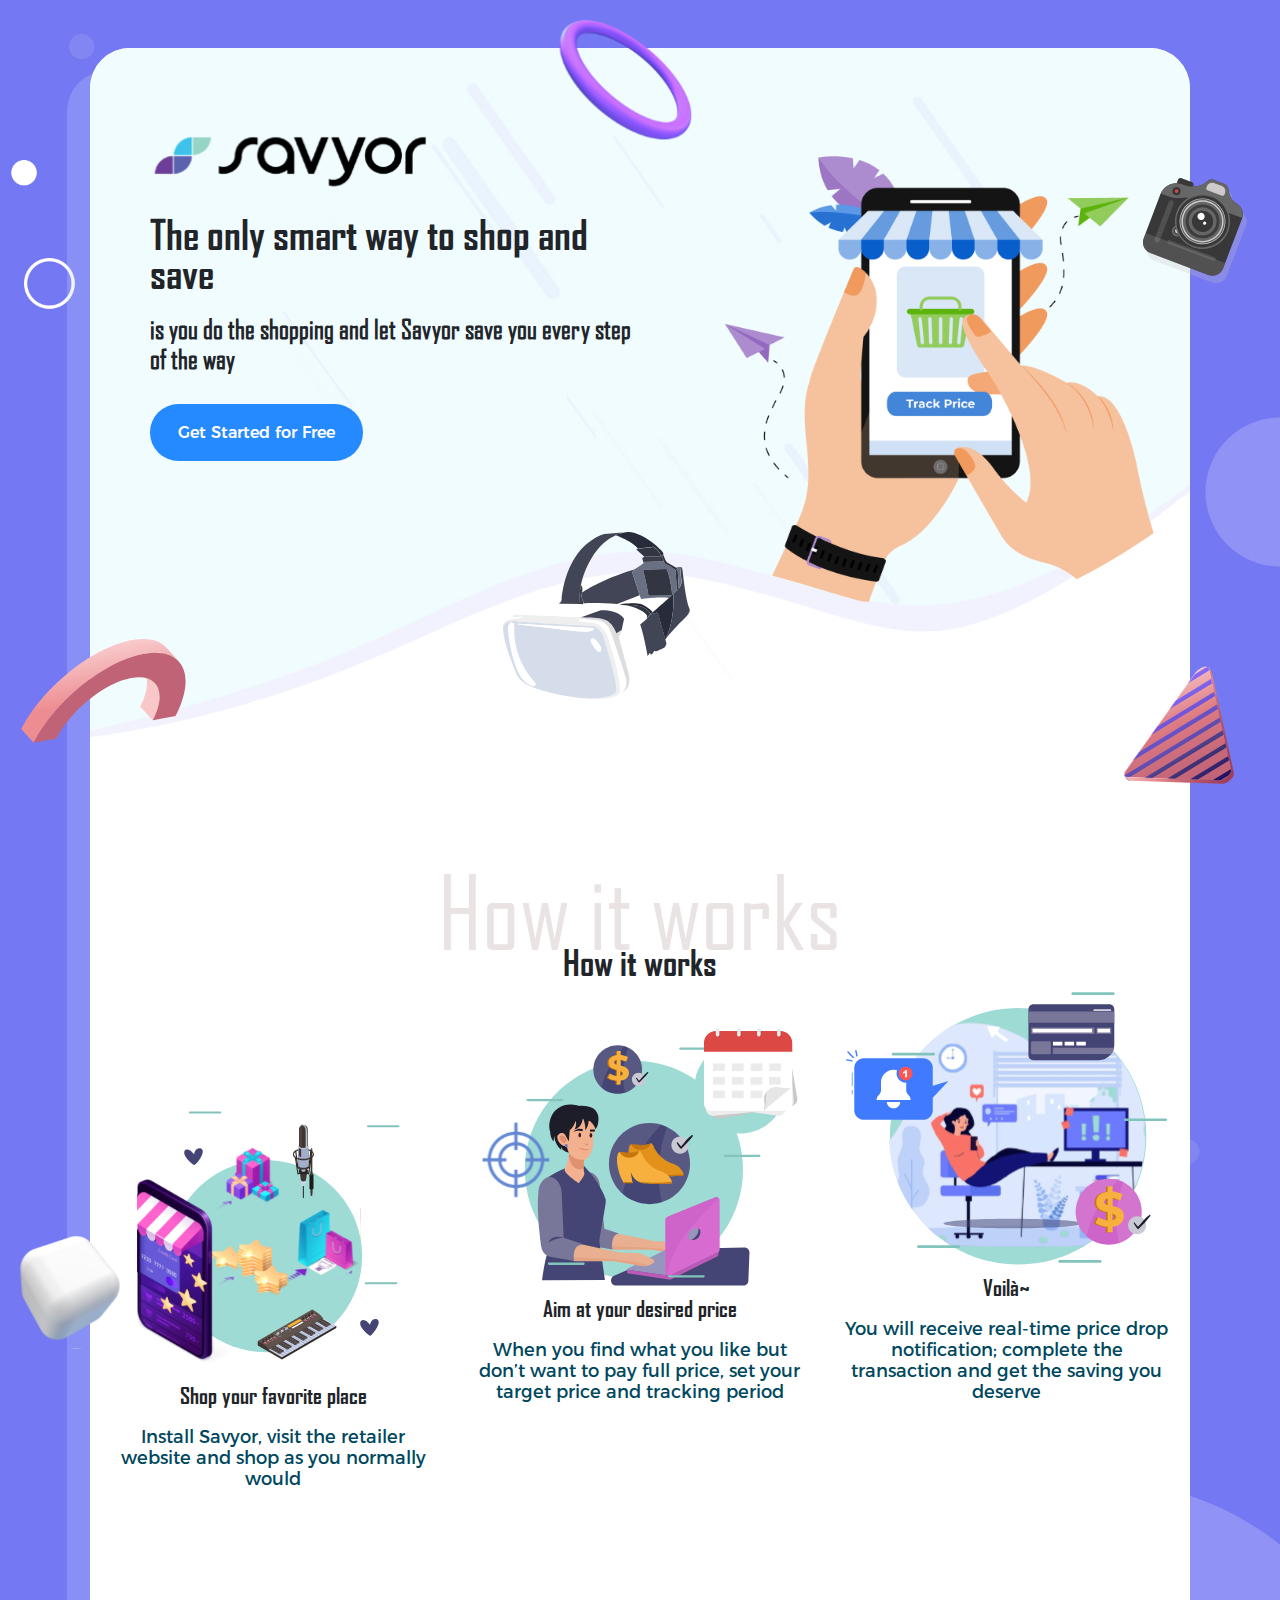
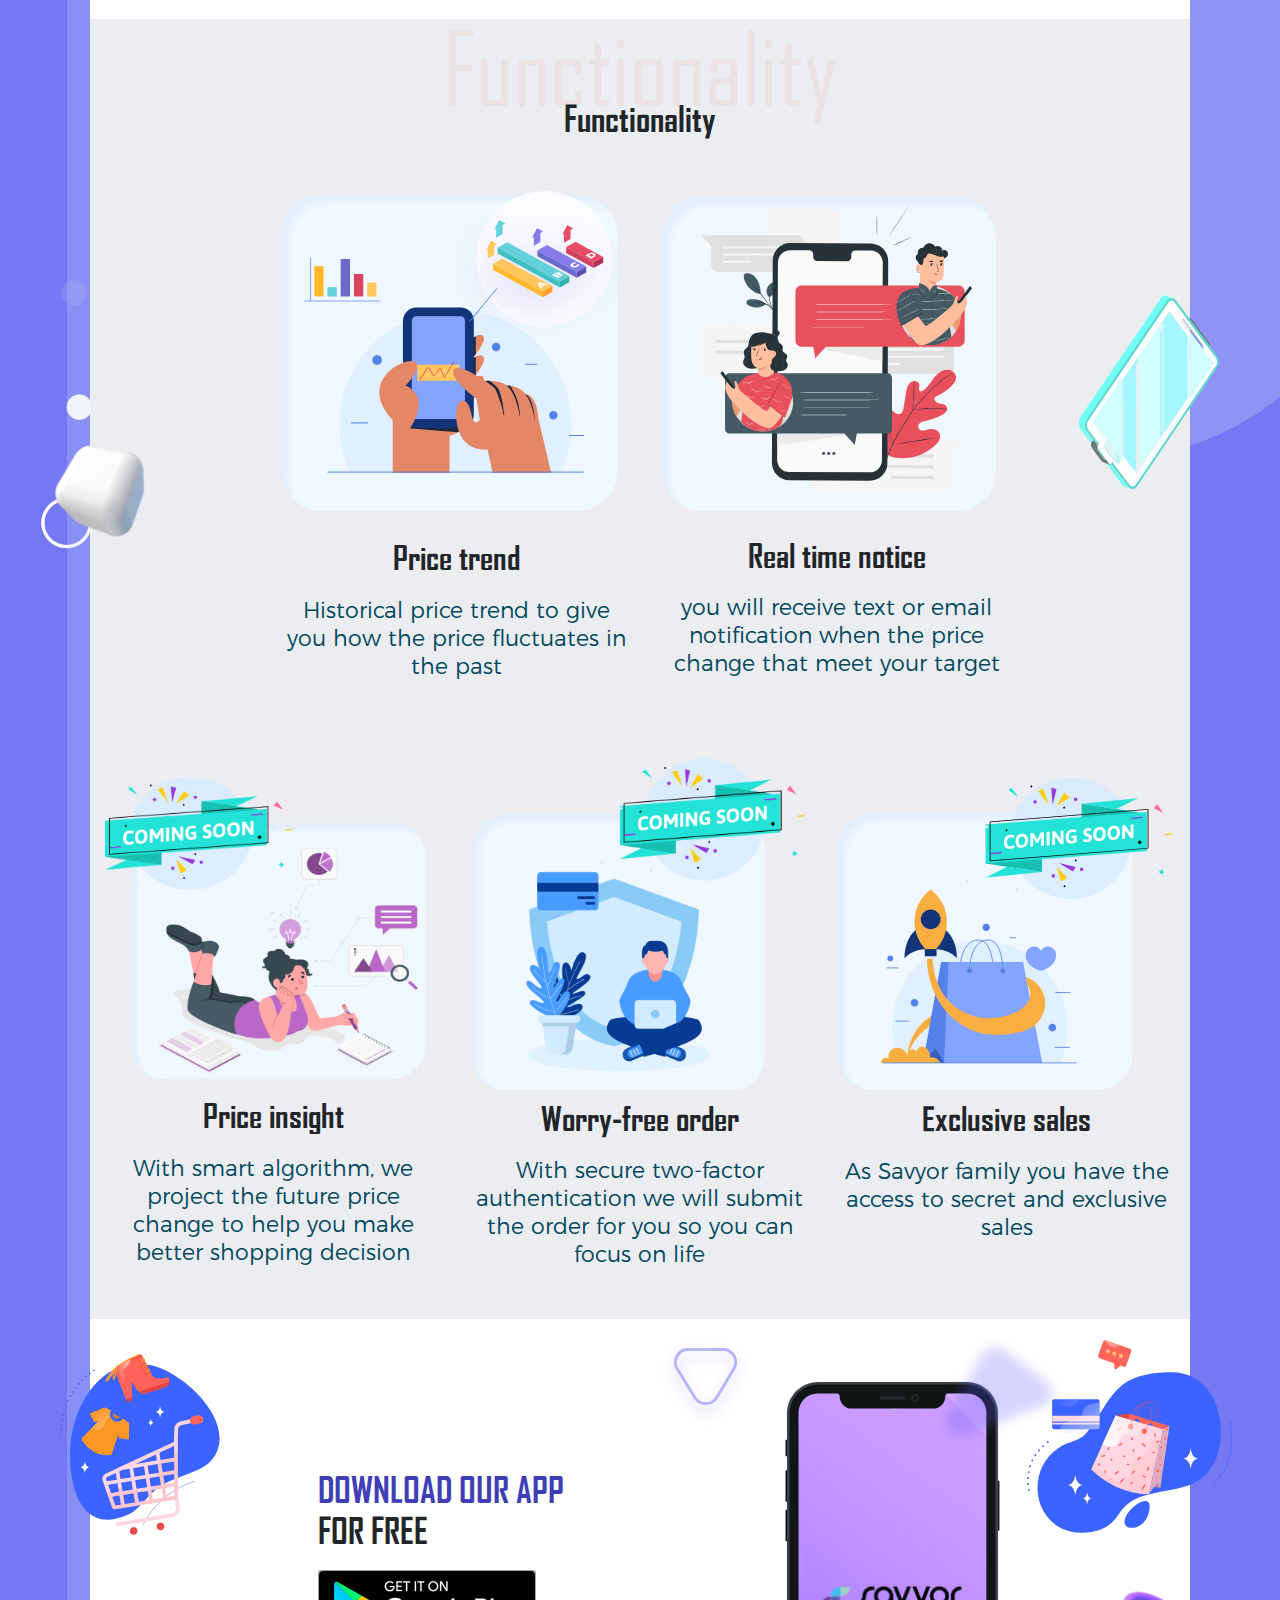
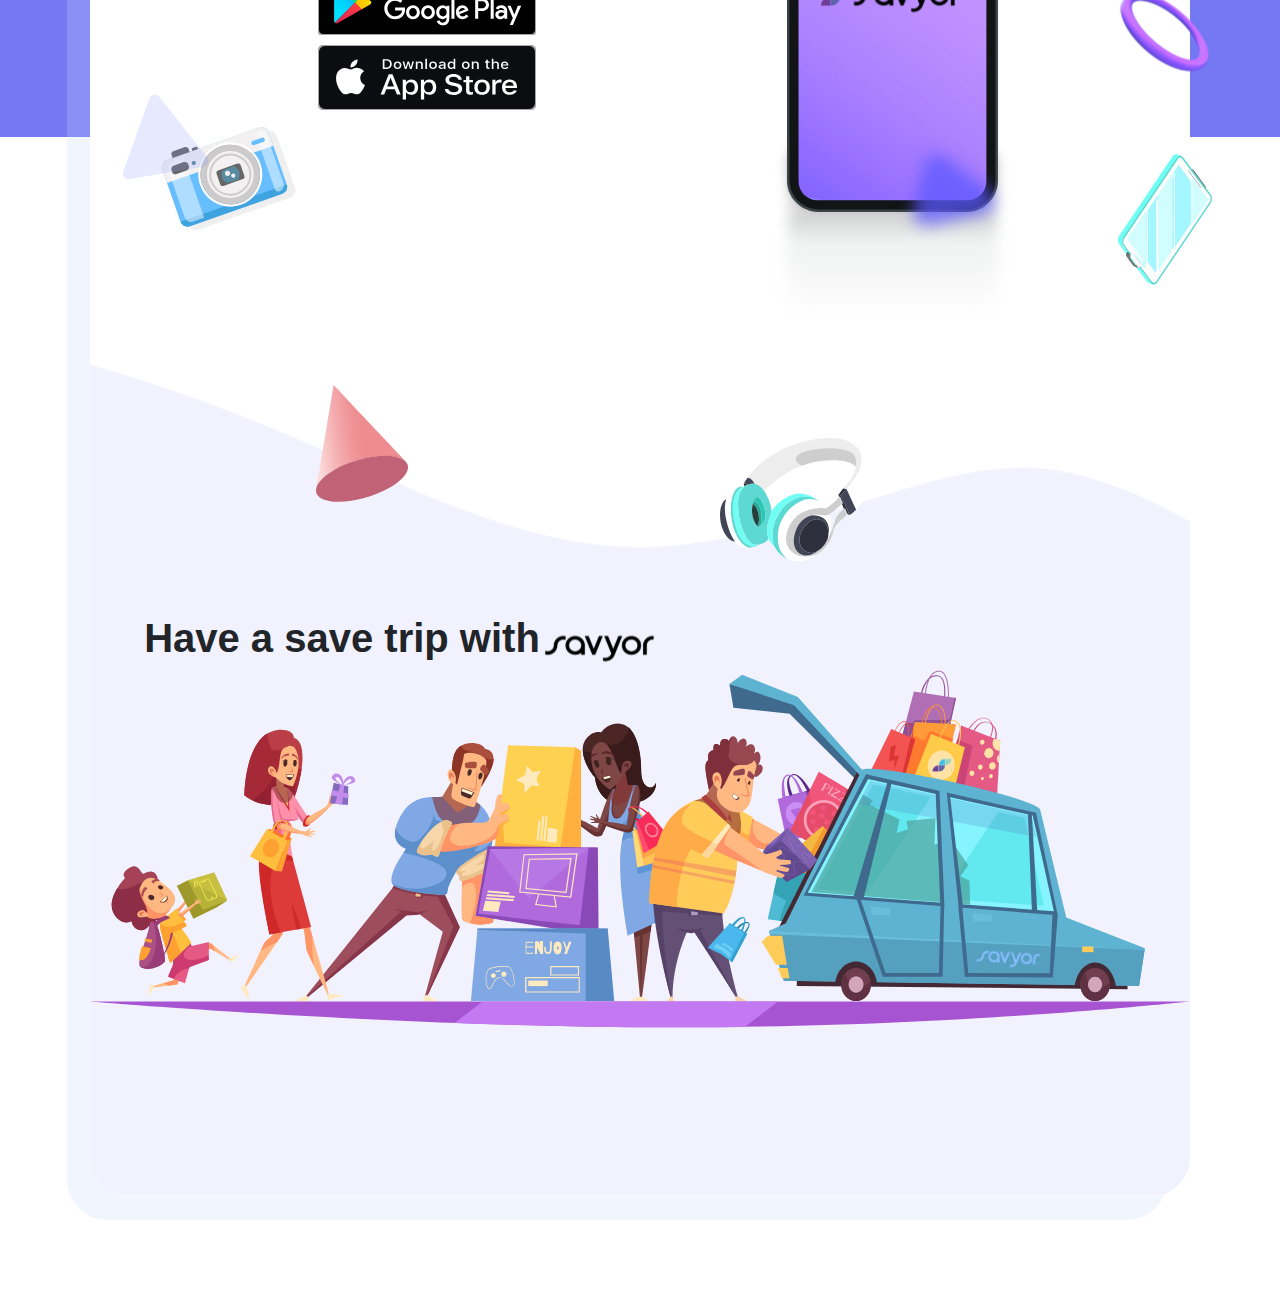
<file: index.html>
<!DOCTYPE html>
<html dir="ltr" lang="en">

<head>
	<title>savyor.co</title>
	<!-- Always force latest IE rendering engine or request Chrome Frame -->
	<meta http-equiv="X-UA-Compatible" content="IE=edge,chrome=1">
	<!-- meta character set -->
	<meta charset="UTF-8" />
	<!-- Mobile Specific Meta -->
	<meta name="viewport" content="width=device-width, initial-scale=1, shrink-to-fit=no">
	<!-- Meta Description, Keywords and Author -->
	<meta name="Keywords" content="">
	<meta name="author" content="">
	<meta name="Description" content="">

	<!-- Stylesheet
	================================================== -->
	<link rel="stylesheet" href="assets/css/style.css">

	<!-- Favicon
	================================================== -->
	<link class="falcon"rel="shortcut icon" href="assets/img/logo/faclon1.png" type="image/x-icon">
</head>

<body class="space-top">
	<section class="principal-section">

		<!-- strat hero 1-->
			<section class="hero1 py-5">
				<div class="container">
					<div class="row">
						<div class="col-6">
							<div class="text-hero1">
								<img class="logo-hero" src="assets/img/logo/image 17.svg">
								<h1>The only smart way to shop and save
								</h1>
								<h6>is you do the shopping and let Savyor save you every step of the way
								</h6>
								<div class="space-button">
									<a href="#download" class="button">Get Started for Free</a>
								</div>
							</div>
						</div>
						<div class="col-6">
							<div class="img-hero">
								<img class="hero-img" src="assets/img/hero_illustration/last-hero.png">
							</div>
						</div>
					</div>
			</section>

		<!-- end hero 1-->

		<!-- tart mini icons hero 1-->

				<img class="view-icon" src="assets/img/mini_illustration/XMLID 4.svg">
				<img class="minicircle-icon" src="assets/img/mini_illustration/Group.svg">
				<img class="camera-icon" src="assets/img/mini_illustration/camera.svg">
				<img class="minicircle2-icon" src="assets/img/mini_illustration/Image.svg">
				<img class="triangle-color-icon" src="assets/img/mini_illustration/triangle.svg">
		<!-- end mini icnons hero 1-->

		<!-- strat how is work-->
				<section class="how-it-work">
					<div class="container">
						<h1>How it works </h1>
						<h2>How it works </h2>
						<div class="row">
							<div class="col-xl-4 col-lg-4 col-md-6">
								<div class="part1">
									<img src="assets/img/hero_illustration/Group 13.svg">
									<h3>Shop your favorite place</h3>
									<p>Install Savyor, visit the retailer
									 website and shop as you normally would</p>
								</div>
							</div>
							<div class="col-xl-4 col-lg-4 col-md-6">
								<div class="part2">
									<img src="assets/img/hero_illustration/Group 11.svg">
									<h3>Aim at your desired price</h3>
									<p>When you find what you like but don’t
									 want to pay full price, set your target price and tracking period
									</p>
								</div>
							</div>
							<div class="col-xl-4 col-lg-4 col-md-6">
								<div class="part3">
									<img src="assets/img/hero_illustration/Group 12.svg">
										<h3>Voilà~</h3>
										<p>You will receive real-time price drop 
										notification; complete the transaction and 
										get the saving you deserve
										</p>
								</div>
							</div>
						</div>
						<img  class="nurde" src="assets/img/mini_illustration/image 18.svg">
					</div>
				</section>

		<!-- end how it work-->

		<!-- strat fonctionality-->
		<section class="fonctionality">
			<div class="container">
				<h1>Functionality</h1>
				<h2>Functionality</h2>
				<div class="row part1">
					<div class="col-xl-6 col-lg-6 col-md-12">
						<div class="price-trend">
							<img class="borse"src="assets/img/hero_illustration/Group 812.svg">
							<h3>Price trend</h3>
							<p>Historical price
							 trend to give you how the price fluctuates in the past
							</p>
						</div>
					</div>
					<div class="col-xl-6 col-lg-6 col-md-12">
						<div class=real-time>
							<img src="assets/img/hero_illustration/Group 17.svg">
							<h3>Real time notice</h3>
							<p>you will receive text or email
							 notification when the price change that meet your target
							</p>
						</div>
					</div>
				</div>
				<div class="row part2">
					<div class="col-xl-4 col-lg-4 col-md-6">
						<div>
							<img class="left-img" src="assets/img/hero_illustration/comming-son1.png">
							<div class="text-price">
								<h3>Price insight</h3>
								<p>With smart algorithm, we project the future 
									price change to help you make better shopping decision
								</p>
							</div>
						</div>
					</div>
					<div class="col-xl-4 col-lg-4 col-md-6">
						<div>
							<img src="assets/img/hero_illustration/comming-son2.png">
							<h3>Worry-free order</h3>
							<p>With secure two-factor authentication we
							 will submit the order for you so you can focus on life
							</p>
						</div>
					</div>
					<div class="col-xl-4 col-lg-4 col-md-6">
						<div>
							<img class="right-img" src="assets/img/hero_illustration/Group 19.svg">
							<h3>Exclusive sales</h3>
							<p>As Savyor family you have the access to secret and exclusive sales
							</p>
						</div>
					</div>
				</div>
			</div>
				<img class="mini-tele" src="assets/img/mini_illustration/tele.svg">
				<img class="curbe" src="assets/img/mini_illustration/curbe.svg">
		</section>
		<!-- end fontionnality-->

		<!-- start download section-->
		<section class="dowload-app" id="download">
			<div class="container">
				<div class="row">
					<div class="col-xl-6 col-lg-6 col-md-6 .col-sm-12">
						<div class="text-download">
							<h1><span>DOWNLOAD OUR APP </span>FOR FREE</h1>
							<!-- u can add link of google play in href-->
							<a href="#"><img src="assets/img/hero_illustration/Google Play badge.svg"></a>
							<br/>
							<!-- u can add link of app store in href-->
							<a href="#"><img src="assets/img/hero_illustration/App Store badge.svg"></a>
						</div>
					</div>
					<div class="col-xl-6 col-lg-6 col-md-6 .col-sm-12">
						<div class="tele-download">
							<img  src="assets/img/hero_illustration/Group 628.svg">
						</div>
					</div>
				</div>
				<img class="shop1" src="assets/img/mini_illustration/Group 638.svg">
				<img class="mini-circle" src="assets/img/mini_illustration//mini-circle.svg">
				<img class="camera-triangle" src="assets/img/mini_illustration/camera-triangle.svg">
				<img class="shop2" src="assets/img/mini_illustration/shop.svg">
				<img class="tele" src="assets/img/mini_illustration/tele.svg">

			</div>
		</section>

	<!-- end doanod app-->


	<!-- start footer-->
		<footer>
			<div claas="container">
				<div class="text-footer">
					<h1>Have a save trip with</h1>
					<img class="logo-footer" src="assets/img/logo/logo-footer.svg">
				</div>
				<div class="img-footer">
					<img src="assets/img/hero_illustration/footer.svg">
				</div>
				<img class="triangle" src="assets/img/mini_illustration/footer-triangle.svg">
				<img class="cask" src="assets/img/mini_illustration/cask.svg">
			</div>
		</footer>
	<!-- end footer-->
	</section>


	<!-- Plugins
	================================================== -->

	<!-- jQuery -->
	<script src="./assets/js/jquery-3.5.1.min.js"></script>
	<!-- Application -->
	<script src="./assets/js/main.js"></script>
</body>

</html>
</file>
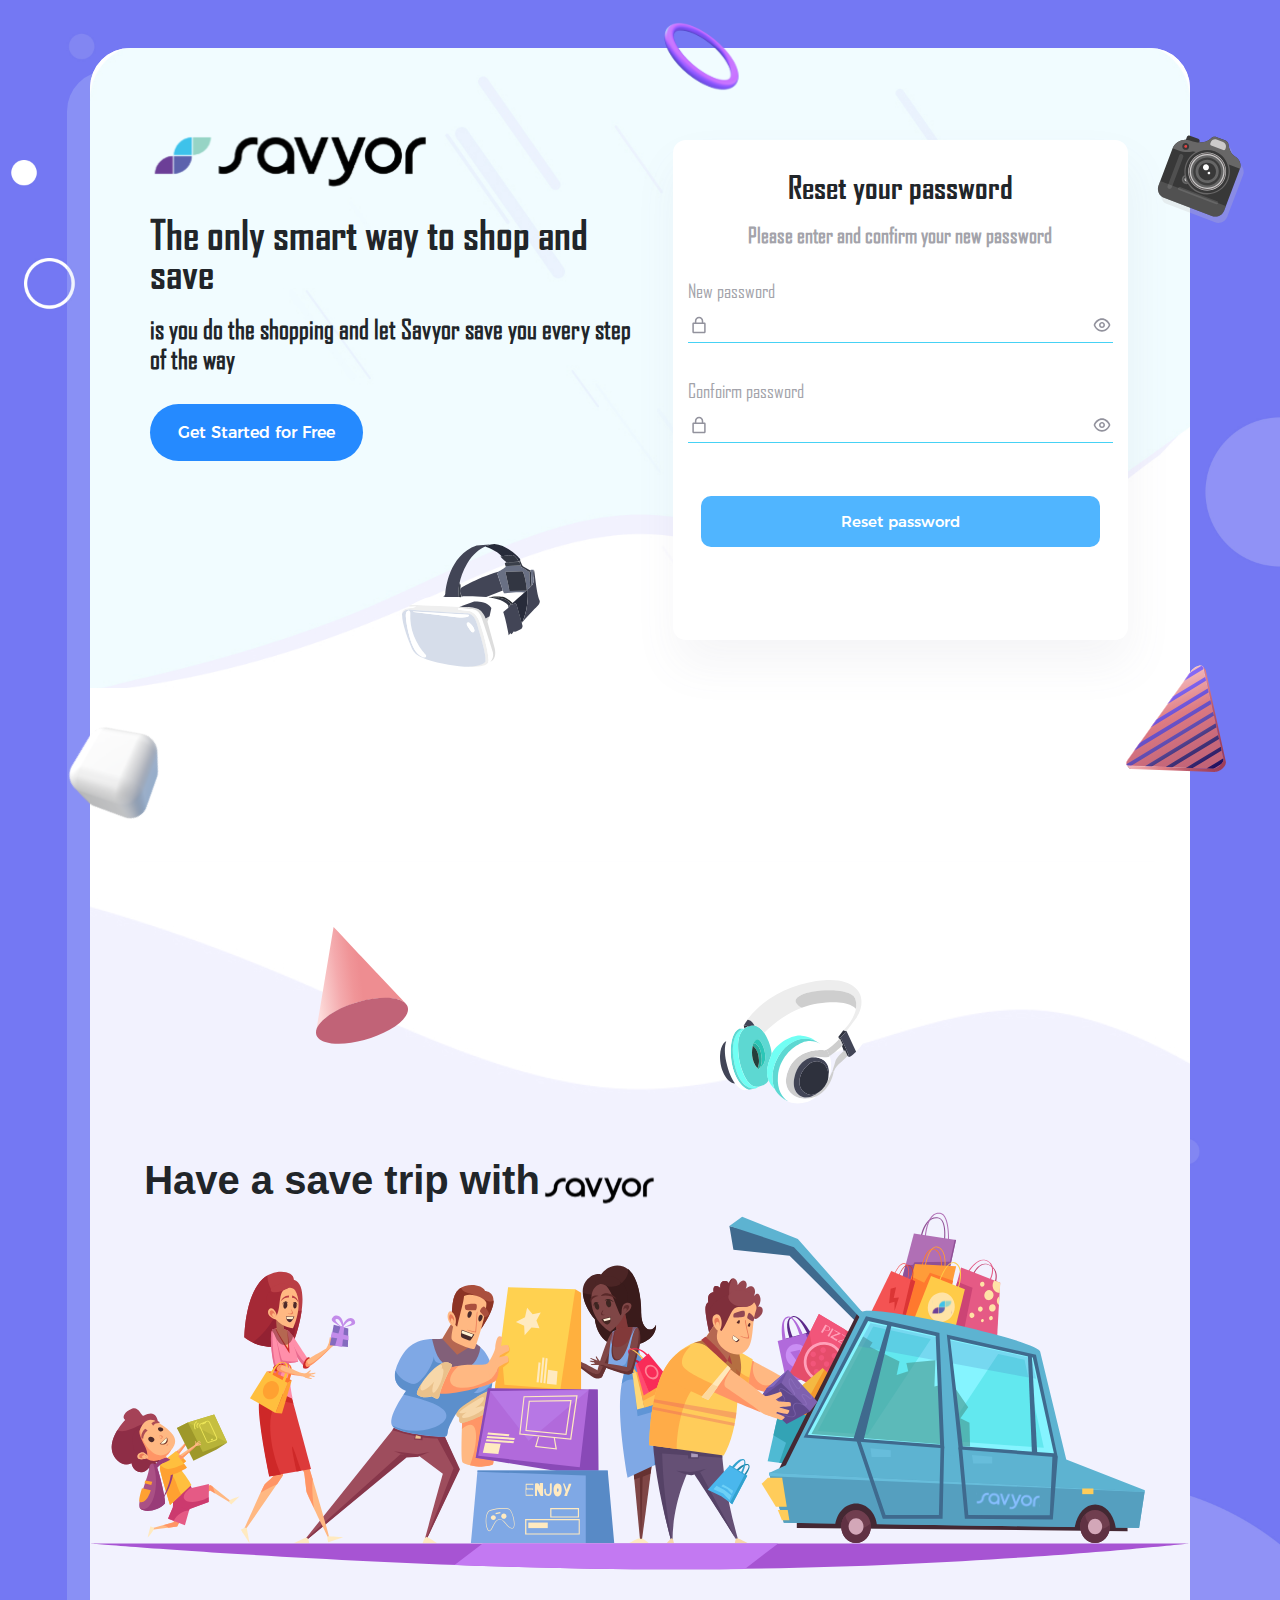
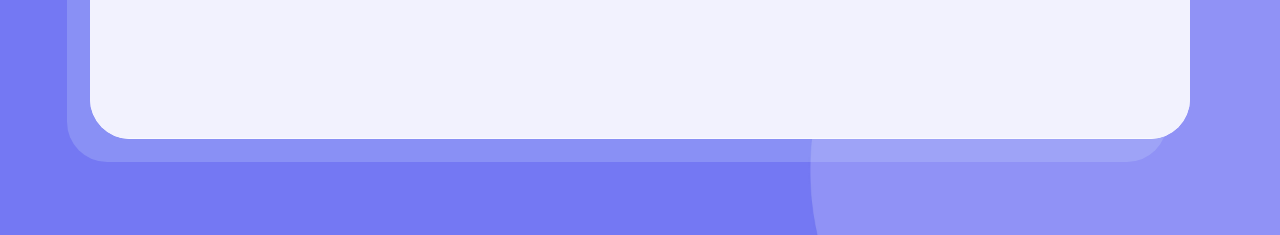
<file: password/index.html>
<!DOCTYPE html>
<html dir="ltr" lang="en">

<head>
	<title>savyor.co/password</title>
	<!-- Always force latest IE rendering engine or request Chrome Frame -->
	<meta http-equiv="X-UA-Compatible" content="IE=edge,chrome=1">
	<!-- meta character set -->
	<meta charset="UTF-8" />
	<!-- Mobile Specific Meta -->
	<meta name="viewport" content="width=device-width, initial-scale=1, shrink-to-fit=no">
	<!-- Meta Description, Keywords and Author -->
	<meta name="Keywords" content="">
	<meta name="author" content="">
	<meta name="Description" content="">

	<!-- Stylesheet
	================================================== -->
	<link rel="stylesheet" href="../assets/css/style.css">

	<!-- Favicon
	================================================== -->
	<link class="falcon"rel="shortcut icon" href="../assets/img/logo/faclon1.png" type="image/x-icon">
</head>

<body class="space-top">
	<section class="principal-section">

		<!-- strat hero 1-->
			<section class="hero1 password-hero1-background py-5">
				<div class="container">
					<div class="row password-hero">
						<div class="col-6">
							<div class="text-hero1">
								<img class="logo-hero" src="../assets/img/logo/image 17.svg">
								<h1>The only smart way to shop and save
								</h1>
								<h6>is you do the shopping and let Savyor save you every step of the way
								</h6>
								<div class="space-button">
									<a href="../index.html" class="button">Get Started for Free</a>
								</div>
							</div>
						</div>
						<div class="col-6">
							<form class="password">
								<div class="container">
									<h1>Reset your password</h1>
									<h6>Please enter and confirm your new password</h6>
									<div class="new-pass">
										<p>New password</p>
										<div class="input-1">
											<img class="password-icon" src="../assets/img/icons/activity.svg">
											<input type="password" id="myInput1">
											<img class="see-icon show-password1" onclick="myFunction1()" src="../assets/img/icons/see-password.svg">
										</div>
									</div>
									<div class=confirm-pass>
									<p>Confoirm password</p>
									<div class="input-1">
										<img class="password-icon" src="../assets/img/icons/activity.svg">
										<input type="password" id="myInput2">
										<img class="see-icon show-password2"  onclick="myFunction2()" src="../assets/img/icons/see-password.svg">
									</div>
									</div>
									<br/>
									<div class="password-button">
										<a href="#" class="button2">Reset password</a>
									</div>
								</div>
							</form>
						</div>
					</div>
			</section>

		<!-- end hero 1-->

		<!-- tart mini icons hero 1-->
				<img class="view-password" src="../assets/img/mini_illustration/XMLID 4.svg">
				<img class="curbe-password" src="../assets/img/mini_illustration/curbe.svg">
				<img class="camera-password" src="../assets/img/mini_illustration/camera.svg">
				<img class="circle-password" src="../assets/img/mini_illustration/Image.svg">
				<img class="triangle-color-password" src="../assets/img/mini_illustration/triangle.svg">
			
		<!-- end mini icnons hero 1-->


	<!-- start footer-->
		<footer class="footer-password">
			<div claas="container">
				<div class="text-footer">
					<h1>Have a save trip with</h1>
					<img class="logo-footer" src="../assets/img/logo/logo-footer.svg">
				</div>
				<div class="img-footer">
					<img src="../assets/img/hero_illustration/footer.svg">
				</div>
				<img class="triangle triangle-page-password" src="../assets/img/mini_illustration/footer-triangle.svg">
				<img class="cask cask-page-password" src="../assets/img/mini_illustration/cask.svg">
			</div>
		</footer>
	<!-- end footer-->
	</section>


	<!-- Plugins
	================================================== -->

	<!-- jQuery -->
	<script src="../assets/js/jquery-3.5.1.min.js"></script>
	<!-- Application -->
	<script src="../assets/js/main.js"></script>

</body>

</html>
</file>
